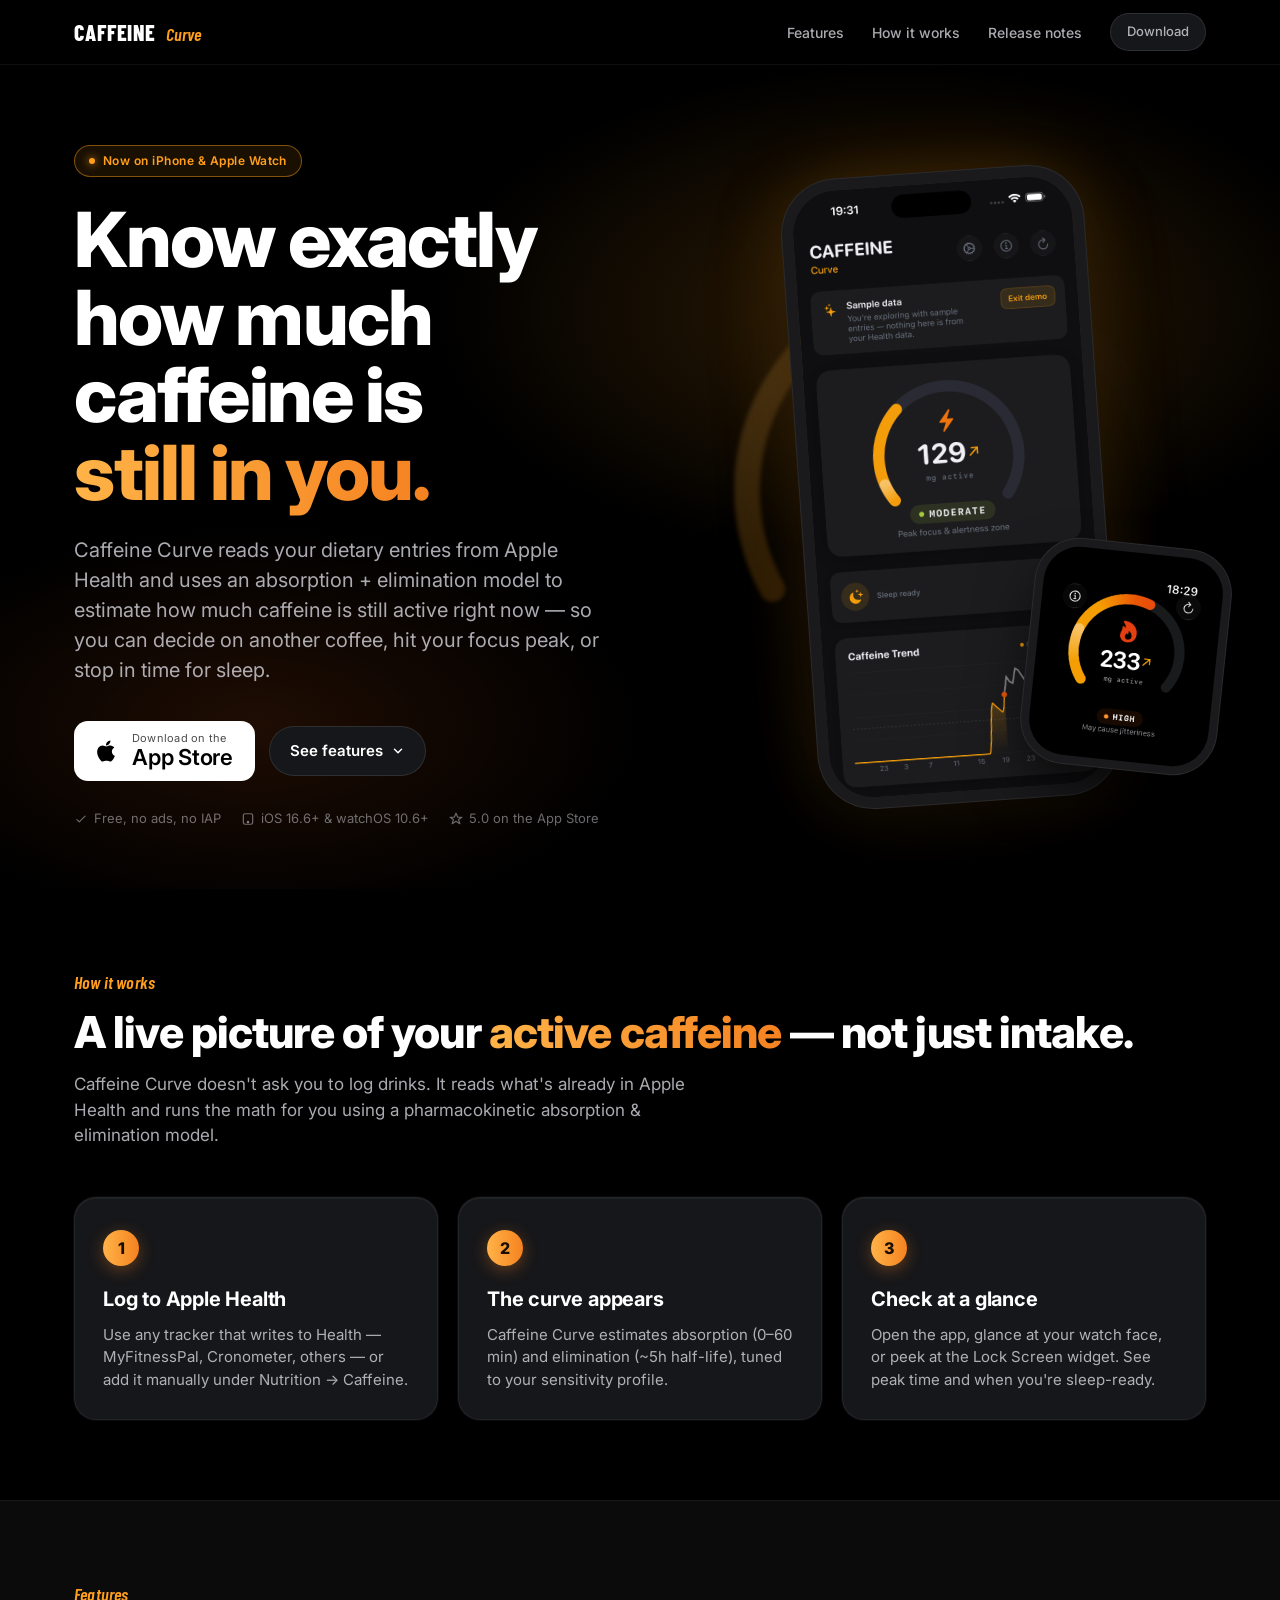
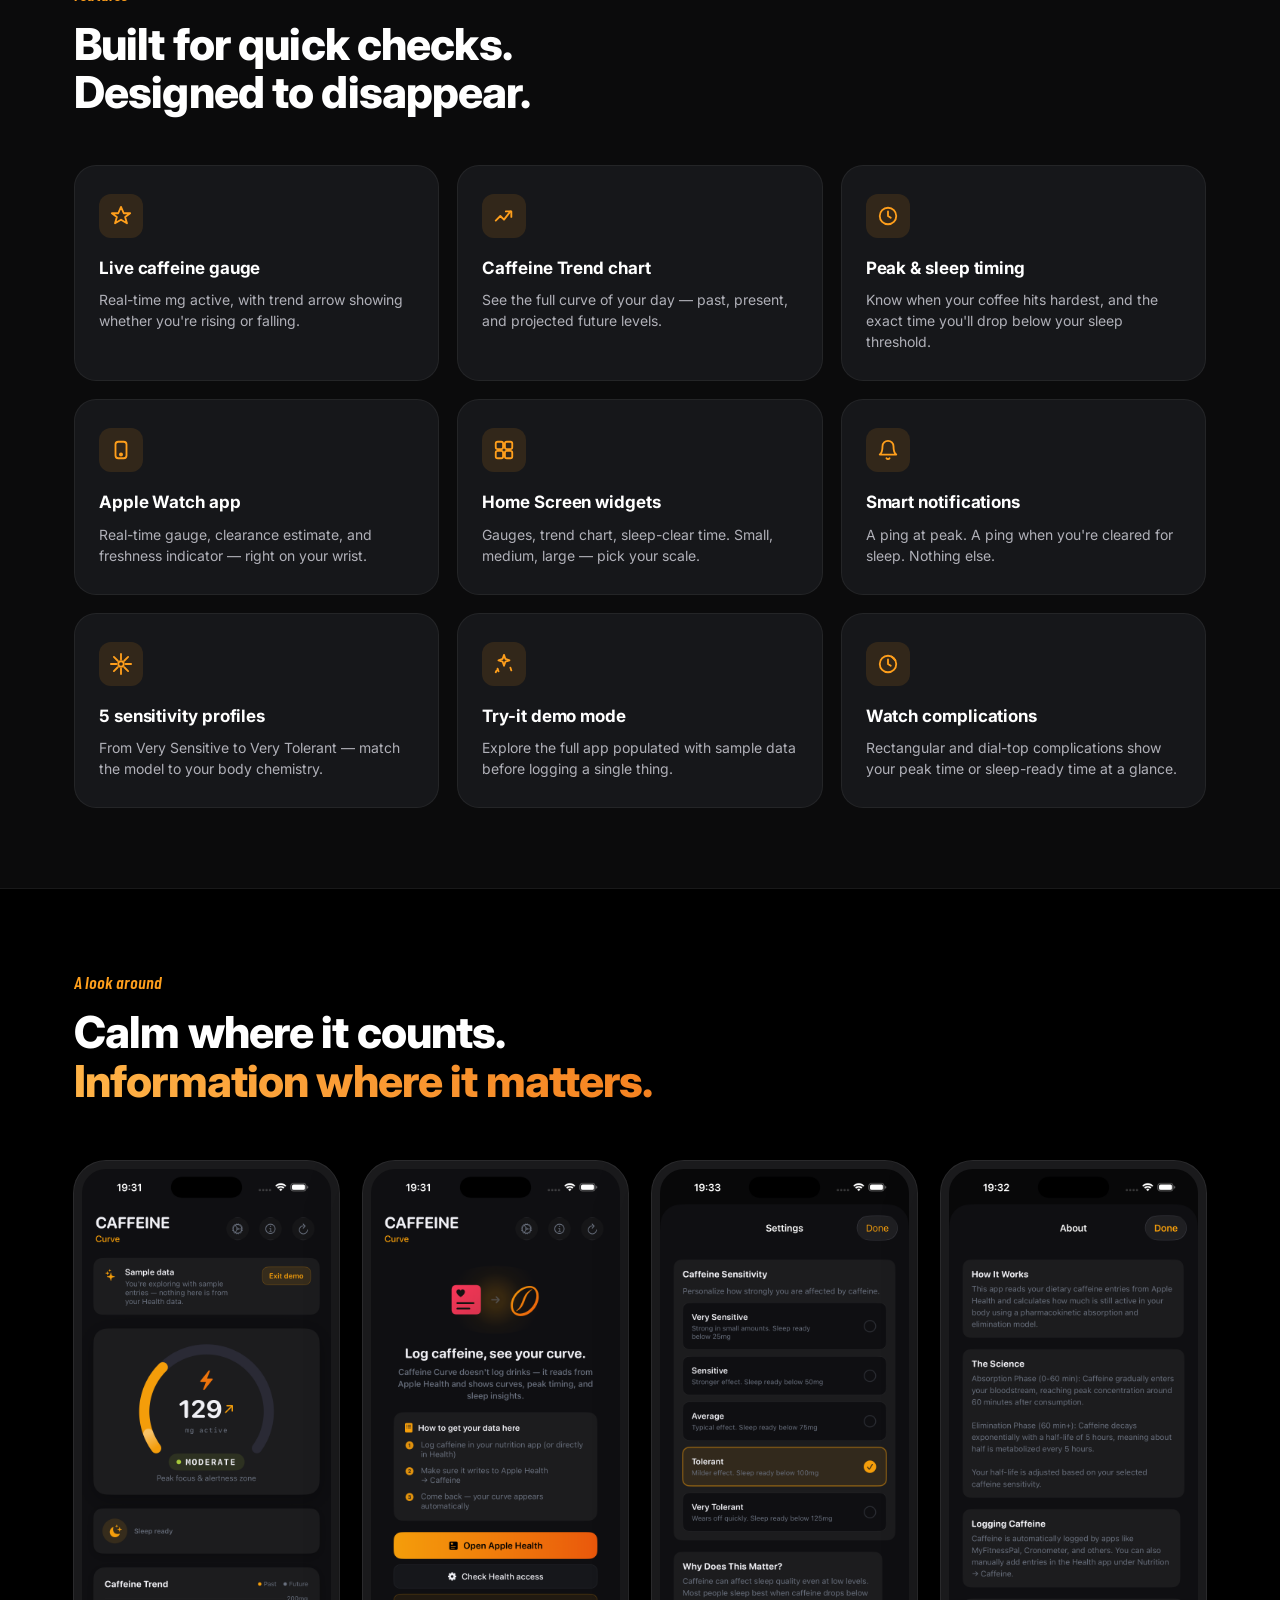
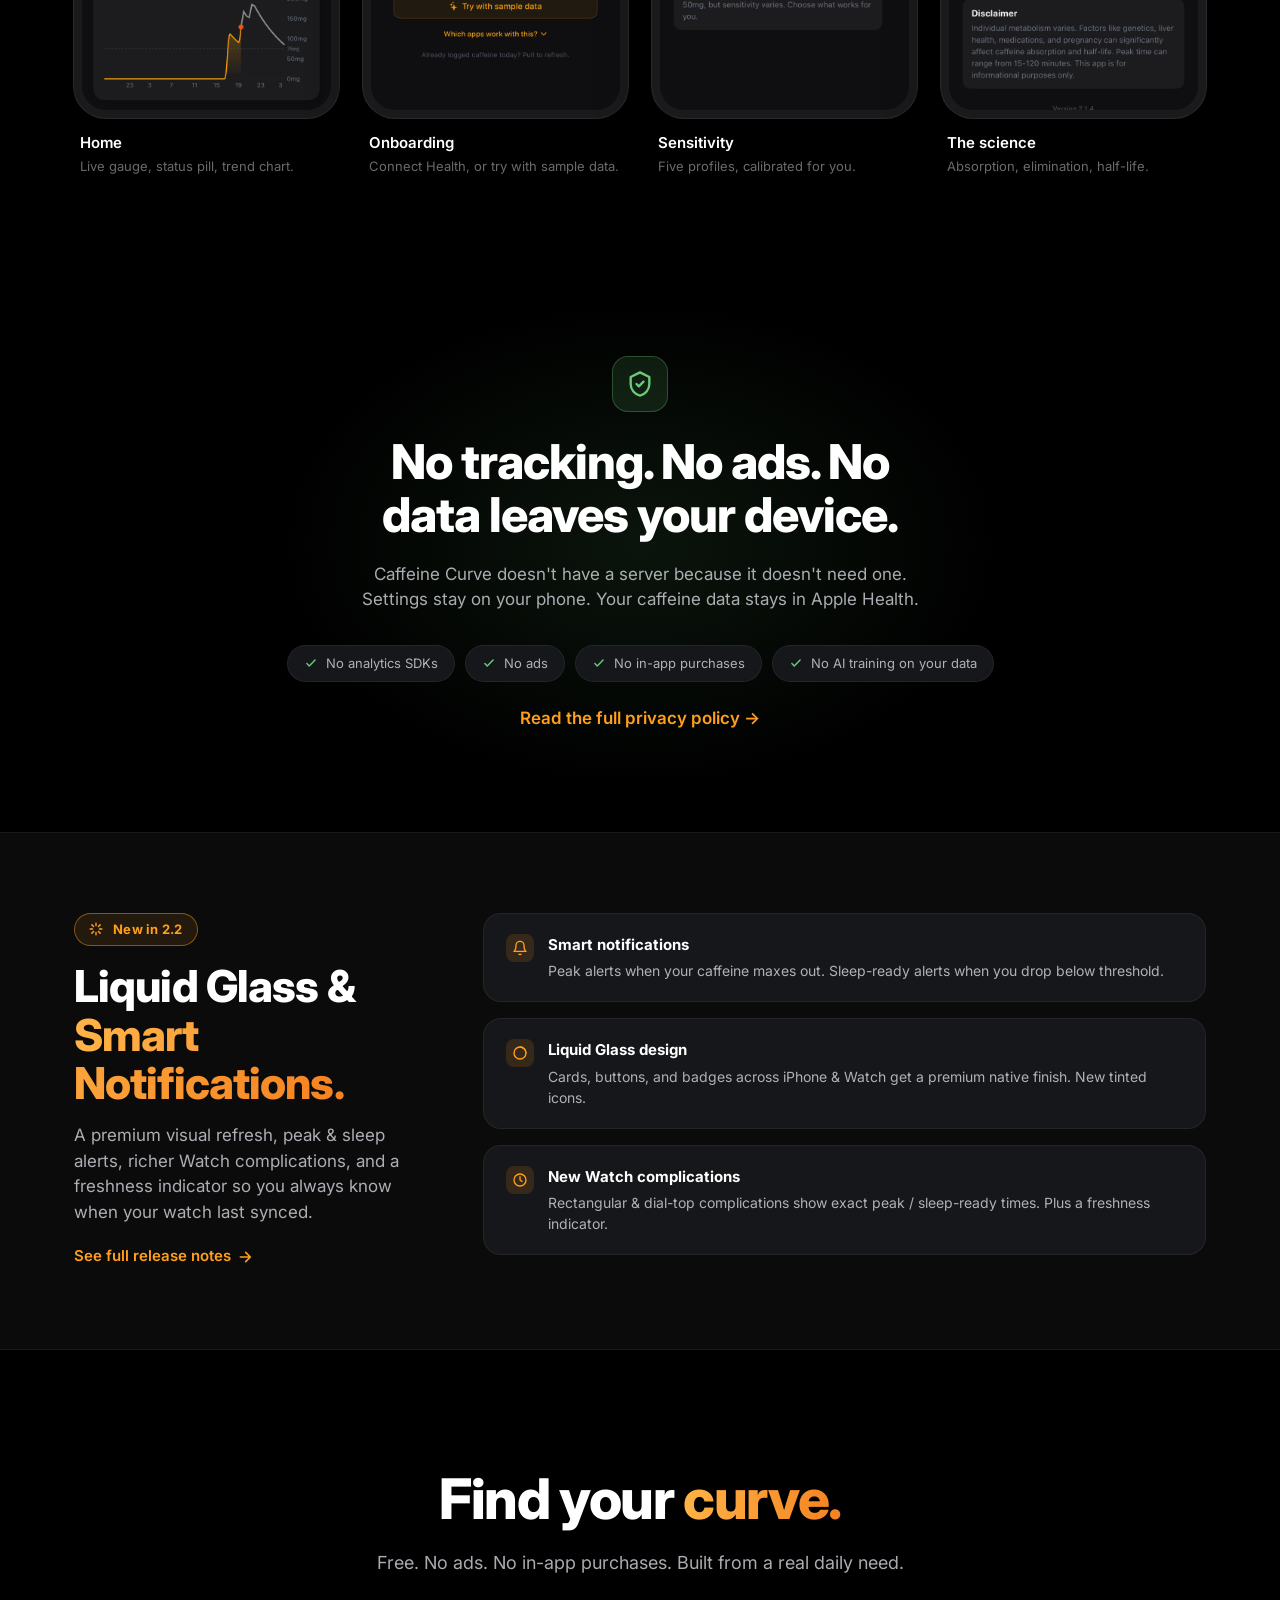
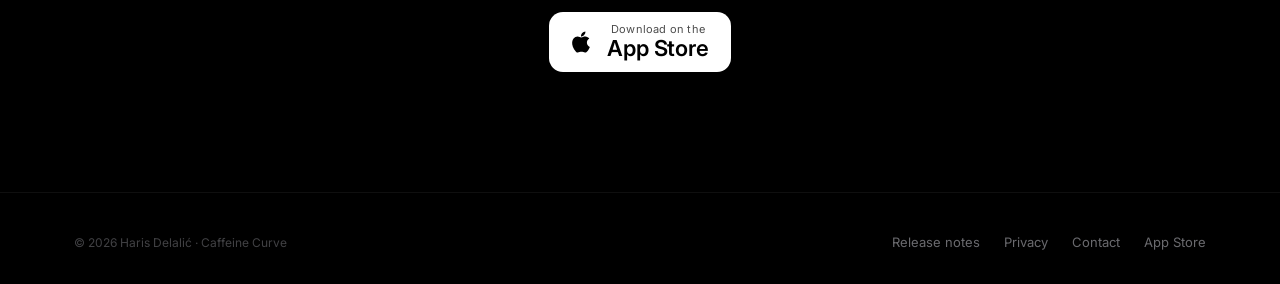
<file: index.html>
<!doctype html>
<html lang="en">
<head>
<meta charset="utf-8" />
<meta name="viewport" content="width=device-width,initial-scale=1" />
<title>Caffeine Curve — A Simpler Caffeine Tracker for iPhone & Apple Watch</title>
<meta name="description" content="See your active caffeine from Apple Health in real time. Track how it changes throughout the day, hit your peak, and know when you're cleared for sleep." />
<meta property="og:title" content="Caffeine Curve" />
<meta property="og:description" content="A simpler caffeine tracker for iPhone & Apple Watch. Reads from Apple Health, shows live curves, peak timing, and sleep-ready alerts." />
<meta property="og:image" content="assets/logo-bean-on-gradient.png" />
<meta name="theme-color" content="#000000" />
<link rel="icon" type="image/png" href="assets/logo-bean-orange.png" />
<link rel="apple-touch-icon" href="assets/logo-bean-on-gradient.png" />
<link rel="stylesheet" href="style.css" />
</head>
<body>

<!-- ============================================================ NAV -->
<nav class="nav">
  <div class="wrap nav__inner">
    <a href="./" class="nav__brand" aria-label="Caffeine Curve">
      <span class="word">CAFFEINE</span>
      <span class="sub">Curve</span>
    </a>
    <div class="nav__links">
      <a href="#features">Features</a>
      <a href="#how">How it works</a>
      <a href="releases.html">Release notes</a>
      <a href="https://apps.apple.com/us/app/caffeine-curve/id6760567892" class="nav__cta btn-ghost" style="padding:8px 16px; font-size:13px;">Download</a>
    </div>
  </div>
</nav>

<!-- ============================================================ HERO -->
<header class="hero">
  <div class="hero__bg" aria-hidden="true"></div>
  <div class="wrap hero__inner">

    <div class="hero__copy">
      <div class="hero__eyebrow">
        <span class="dot"></span>
        Now on iPhone &amp; Apple Watch
      </div>
      <h1>Know exactly how much caffeine is <span class="accent">still in you.</span></h1>
      <p class="hero__lede">
        Caffeine Curve reads your dietary entries from Apple Health and uses an absorption + elimination model
        to estimate how much caffeine is still active right now — so you can decide on another coffee, hit your
        focus peak, or stop in time for sleep.
      </p>

      <div class="hero__cta-row">
        <a class="appstore-badge" href="https://apps.apple.com/us/app/caffeine-curve/id6760567892" aria-label="Download on the App Store">
          <svg viewBox="0 0 24 24" fill="currentColor" aria-hidden="true"><path d="M17.05 20.28c-.98.95-2.05.8-3.08.35-1.09-.46-2.09-.48-3.24 0-1.44.62-2.2.44-3.06-.35C2.79 15.25 3.51 7.59 9.05 7.31c1.35.07 2.29.74 3.08.8 1.18-.24 2.31-.93 3.57-.84 1.51.12 2.65.72 3.4 1.8-3.12 1.87-2.38 5.98.48 7.13-.57 1.5-1.31 2.99-2.54 4.08zM12.03 7.25c-.15-2.23 1.66-4.07 3.74-4.25.29 2.58-2.34 4.5-3.74 4.25z"/></svg>
          <div>
            <div class="small">Download on the</div>
            <div class="big">App Store</div>
          </div>
        </a>
        <a class="btn-ghost" href="#features">
          See features
          <svg width="14" height="14" viewBox="0 0 24 24" fill="none" stroke="currentColor" stroke-width="2.5" stroke-linecap="round" stroke-linejoin="round" aria-hidden="true"><path d="M6 9l6 6 6-6"/></svg>
        </a>
      </div>

      <div class="hero__meta">
        <span><svg viewBox="0 0 24 24" fill="none" stroke="currentColor" stroke-width="2" stroke-linecap="round" stroke-linejoin="round"><path d="M5 13l4 4L19 7"/></svg>Free, no ads, no IAP</span>
        <span><svg viewBox="0 0 24 24" fill="none" stroke="currentColor" stroke-width="2" stroke-linecap="round" stroke-linejoin="round"><rect x="4" y="3" width="16" height="18" rx="3"/><circle cx="12" cy="17" r="1.2" fill="currentColor"/></svg>iOS 16.6+ &amp; watchOS 10.6+</span>
        <span><svg viewBox="0 0 24 24" fill="none" stroke="currentColor" stroke-width="2" stroke-linecap="round" stroke-linejoin="round"><path d="M12 2l3 7h7l-5.5 4 2 7L12 16l-6.5 4 2-7L2 9h7z"/></svg>5.0 on the App Store</span>
      </div>
    </div>

    <div class="hero__visual" aria-hidden="true">
      <!-- Animated background gauge -->
      <svg class="hero__gauge-bg" viewBox="0 0 400 400" style="position:absolute; width:520px; height:520px; opacity:0.18; filter:blur(2px);">
        <defs>
          <linearGradient id="gaugeGradHero" x1="0" y1="0" x2="1" y2="1">
            <stop offset="0%" stop-color="#FFC56B"/>
            <stop offset="50%" stop-color="#FF9F1C"/>
            <stop offset="100%" stop-color="#E0691A"/>
          </linearGradient>
        </defs>
        <path d="M 60 280 A 160 160 0 1 1 340 280" fill="none" stroke="rgba(255,255,255,0.04)" stroke-width="20" stroke-linecap="round"/>
        <path d="M 60 280 A 160 160 0 1 1 340 280" fill="none" stroke="url(#gaugeGradHero)" stroke-width="20" stroke-linecap="round"
              stroke-dasharray="700" stroke-dashoffset="700">
          <animate attributeName="stroke-dashoffset" from="700" to="280" dur="2.4s" begin="0.3s" fill="freeze" calcMode="spline" keySplines="0.32 0.72 0 1" keyTimes="0;1" values="700;280"/>
        </path>
      </svg>

      <div class="hero__phone">
        <img src="assets/screen-home.png" alt="Caffeine Curve home screen showing 129 mg active caffeine in the moderate zone" />
      </div>
      <div class="hero__watch">
        <img src="assets/screen-watch.png" alt="Caffeine Curve on Apple Watch showing 233 mg active in the high zone" />
      </div>
    </div>

  </div>
</header>

<!-- ============================================================ HOW IT WORKS -->
<section id="how">
  <div class="wrap">
    <div class="reveal">
      <span class="section-eyebrow">How it works</span>
      <h2 class="section-title">A live picture of your <span class="accent">active caffeine</span> — not just intake.</h2>
      <p class="section-lede">
        Caffeine Curve doesn't ask you to log drinks. It reads what's already in Apple Health and runs the math
        for you using a pharmacokinetic absorption &amp; elimination model.
      </p>
    </div>

    <div class="how__grid">
      <div class="how__card reveal">
        <span class="step">1</span>
        <h3>Log to Apple Health</h3>
        <p>Use any tracker that writes to Health — MyFitnessPal, Cronometer, others — or add it manually under Nutrition → Caffeine.</p>
      </div>
      <div class="how__card reveal" style="transition-delay:80ms;">
        <span class="step">2</span>
        <h3>The curve appears</h3>
        <p>Caffeine Curve estimates absorption (0–60 min) and elimination (~5h half-life), tuned to your sensitivity profile.</p>
      </div>
      <div class="how__card reveal" style="transition-delay:160ms;">
        <span class="step">3</span>
        <h3>Check at a glance</h3>
        <p>Open the app, glance at your watch face, or peek at the Lock Screen widget. See peak time and when you're sleep-ready.</p>
      </div>
    </div>
  </div>
</section>

<!-- ============================================================ FEATURES -->
<section id="features" class="features">
  <div class="wrap">
    <div class="reveal">
      <span class="section-eyebrow">Features</span>
      <h2 class="section-title">Built for quick checks. <br/>Designed to disappear.</h2>
    </div>

    <div class="features__grid">

      <div class="feature reveal">
        <div class="feature__icon">
          <svg viewBox="0 0 24 24" fill="none" stroke="currentColor" stroke-width="2" stroke-linecap="round" stroke-linejoin="round"><path d="M12 2l3 7h7l-5.5 4 2 7L12 16l-6.5 4 2-7L2 9h7z"/></svg>
        </div>
        <h3>Live caffeine gauge</h3>
        <p>Real-time mg active, with trend arrow showing whether you're rising or falling.</p>
      </div>

      <div class="feature reveal" style="transition-delay:60ms;">
        <div class="feature__icon">
          <svg viewBox="0 0 24 24" fill="none" stroke="currentColor" stroke-width="2" stroke-linecap="round" stroke-linejoin="round"><path d="M3 17l5-5 4 4 7-9"/><path d="M14 7h6v6"/></svg>
        </div>
        <h3>Caffeine Trend chart</h3>
        <p>See the full curve of your day — past, present, and projected future levels.</p>
      </div>

      <div class="feature reveal" style="transition-delay:120ms;">
        <div class="feature__icon">
          <svg viewBox="0 0 24 24" fill="none" stroke="currentColor" stroke-width="2" stroke-linecap="round" stroke-linejoin="round"><circle cx="12" cy="12" r="9"/><path d="M12 7v5l3 2"/></svg>
        </div>
        <h3>Peak &amp; sleep timing</h3>
        <p>Know when your coffee hits hardest, and the exact time you'll drop below your sleep threshold.</p>
      </div>

      <div class="feature reveal">
        <div class="feature__icon">
          <svg viewBox="0 0 24 24" fill="none" stroke="currentColor" stroke-width="2" stroke-linecap="round" stroke-linejoin="round"><rect x="6" y="3" width="12" height="18" rx="3"/><circle cx="12" cy="17" r="1.2" fill="currentColor"/></svg>
        </div>
        <h3>Apple Watch app</h3>
        <p>Real-time gauge, clearance estimate, and freshness indicator — right on your wrist.</p>
      </div>

      <div class="feature reveal" style="transition-delay:60ms;">
        <div class="feature__icon">
          <svg viewBox="0 0 24 24" fill="none" stroke="currentColor" stroke-width="2" stroke-linecap="round" stroke-linejoin="round"><rect x="3" y="3" width="8" height="8" rx="2"/><rect x="13" y="3" width="8" height="8" rx="2"/><rect x="3" y="13" width="8" height="8" rx="2"/><rect x="13" y="13" width="8" height="8" rx="2"/></svg>
        </div>
        <h3>Home Screen widgets</h3>
        <p>Gauges, trend chart, sleep-clear time. Small, medium, large — pick your scale.</p>
      </div>

      <div class="feature reveal" style="transition-delay:120ms;">
        <div class="feature__icon">
          <svg viewBox="0 0 24 24" fill="none" stroke="currentColor" stroke-width="2" stroke-linecap="round" stroke-linejoin="round"><path d="M18 8a6 6 0 1 0-12 0c0 7-3 9-3 9h18s-3-2-3-9"/><path d="M13.7 21a2 2 0 0 1-3.4 0"/></svg>
        </div>
        <h3>Smart notifications</h3>
        <p>A ping at peak. A ping when you're cleared for sleep. Nothing else.</p>
      </div>

      <div class="feature reveal">
        <div class="feature__icon">
          <svg viewBox="0 0 24 24" fill="none" stroke="currentColor" stroke-width="2" stroke-linecap="round" stroke-linejoin="round"><circle cx="12" cy="12" r="3"/><path d="M12 1v6M12 17v6M4.22 4.22l4.24 4.24M15.54 15.54l4.24 4.24M1 12h6M17 12h6M4.22 19.78l4.24-4.24M15.54 8.46l4.24-4.24"/></svg>
        </div>
        <h3>5 sensitivity profiles</h3>
        <p>From Very Sensitive to Very Tolerant — match the model to your body chemistry.</p>
      </div>

      <div class="feature reveal" style="transition-delay:60ms;">
        <div class="feature__icon">
          <svg viewBox="0 0 24 24" fill="none" stroke="currentColor" stroke-width="2" stroke-linecap="round" stroke-linejoin="round"><path d="M12 2l1.5 4.5L18 8l-4.5 1.5L12 14l-1.5-4.5L6 8l4.5-1.5z"/><path d="M5 17l1 3M19 16l1 3M3 21l1-2"/></svg>
        </div>
        <h3>Try-it demo mode</h3>
        <p>Explore the full app populated with sample data before logging a single thing.</p>
      </div>

      <div class="feature reveal" style="transition-delay:120ms;">
        <div class="feature__icon">
          <svg viewBox="0 0 24 24" fill="none" stroke="currentColor" stroke-width="2" stroke-linecap="round" stroke-linejoin="round"><circle cx="12" cy="12" r="9"/><path d="M12 7v5l3 2"/><path d="M16 4l4 4"/></svg>
        </div>
        <h3>Watch complications</h3>
        <p>Rectangular and dial-top complications show your peak time or sleep-ready time at a glance.</p>
      </div>

    </div>
  </div>
</section>

<!-- ============================================================ SHOWCASE (screens) -->
<section>
  <div class="wrap">
    <div class="reveal">
      <span class="section-eyebrow">A look around</span>
      <h2 class="section-title">Calm where it counts. <br/><span class="accent">Information where it matters.</span></h2>
    </div>

    <div class="showcase__row">
      <div class="showcase__card reveal">
        <div class="showcase__phone"><img src="assets/screen-home.png" alt="Home screen with active caffeine gauge"/></div>
        <div class="showcase__label"><strong>Home</strong>Live gauge, status pill, trend chart.</div>
      </div>
      <div class="showcase__card reveal" style="transition-delay:60ms;">
        <div class="showcase__phone"><img src="assets/screen-empty-state.png" alt="Empty state explaining how to log caffeine"/></div>
        <div class="showcase__label"><strong>Onboarding</strong>Connect Health, or try with sample data.</div>
      </div>
      <div class="showcase__card reveal" style="transition-delay:120ms;">
        <div class="showcase__phone"><img src="assets/screen-settings.png" alt="Settings screen with sensitivity profiles"/></div>
        <div class="showcase__label"><strong>Sensitivity</strong>Five profiles, calibrated for you.</div>
      </div>
      <div class="showcase__card reveal" style="transition-delay:180ms;">
        <div class="showcase__phone"><img src="assets/screen-about.png" alt="About screen explaining the science"/></div>
        <div class="showcase__label"><strong>The science</strong>Absorption, elimination, half-life.</div>
      </div>
    </div>
  </div>
</section>

<!-- ============================================================ PRIVACY -->
<section class="privacy-callout">
  <div class="wrap">
    <div class="reveal">
      <div class="privacy-callout__shield" aria-hidden="true">
        <svg viewBox="0 0 24 24" fill="none" stroke="currentColor" stroke-width="2" stroke-linecap="round" stroke-linejoin="round"><path d="M12 2l8 4v6c0 5-3.5 9-8 10-4.5-1-8-5-8-10V6z"/><path d="M9 12l2 2 4-4"/></svg>
      </div>
      <h2>No tracking. No ads. No data leaves your device.</h2>
      <p>
        Caffeine Curve doesn't have a server because it doesn't need one. Settings stay on your phone.
        Your caffeine data stays in Apple Health.
      </p>
      <div class="privacy-callout__chips">
        <span><svg viewBox="0 0 24 24" fill="none" stroke="currentColor" stroke-width="2.5" stroke-linecap="round" stroke-linejoin="round"><path d="M5 13l4 4L19 7"/></svg> No analytics SDKs</span>
        <span><svg viewBox="0 0 24 24" fill="none" stroke="currentColor" stroke-width="2.5" stroke-linecap="round" stroke-linejoin="round"><path d="M5 13l4 4L19 7"/></svg> No ads</span>
        <span><svg viewBox="0 0 24 24" fill="none" stroke="currentColor" stroke-width="2.5" stroke-linecap="round" stroke-linejoin="round"><path d="M5 13l4 4L19 7"/></svg> No in-app purchases</span>
        <span><svg viewBox="0 0 24 24" fill="none" stroke="currentColor" stroke-width="2.5" stroke-linecap="round" stroke-linejoin="round"><path d="M5 13l4 4L19 7"/></svg> No AI training on your data</span>
      </div>
      <p style="margin-top:24px;">
        <a href="privacy.html" style="color:var(--cc-brand); font-weight:600;">Read the full privacy policy →</a>
      </p>
    </div>
  </div>
</section>

<!-- ============================================================ WHAT'S NEW -->
<section class="whatsnew">
  <div class="wrap whatsnew__inner">
    <div class="reveal">
      <div class="whatsnew__version">
        <svg width="14" height="14" viewBox="0 0 24 24" fill="none" stroke="currentColor" stroke-width="2.5" stroke-linecap="round" stroke-linejoin="round"><path d="M12 2v4M12 18v4M4.93 4.93l2.83 2.83M16.24 16.24l2.83 2.83M2 12h4M18 12h4M4.93 19.07l2.83-2.83M16.24 7.76l2.83-2.83"/></svg>
        New in 2.2
      </div>
      <h2 class="section-title">Liquid Glass &amp; <br/><span class="accent">Smart Notifications.</span></h2>
      <p class="section-lede">A premium visual refresh, peak &amp; sleep alerts, richer Watch complications, and a freshness indicator so you always know when your watch last synced.</p>
      <a href="releases.html" class="whatsnew__link">
        See full release notes
        <svg width="16" height="16" viewBox="0 0 24 24" fill="none" stroke="currentColor" stroke-width="2.5" stroke-linecap="round" stroke-linejoin="round"><path d="M5 12h14M13 5l7 7-7 7"/></svg>
      </a>
    </div>

    <div class="whatsnew__items">
      <div class="whatsnew__item reveal">
        <div class="icon">
          <svg viewBox="0 0 24 24" fill="none" stroke="currentColor" stroke-width="2" stroke-linecap="round" stroke-linejoin="round"><path d="M18 8a6 6 0 1 0-12 0c0 7-3 9-3 9h18s-3-2-3-9"/><path d="M13.7 21a2 2 0 0 1-3.4 0"/></svg>
        </div>
        <div>
          <h4>Smart notifications</h4>
          <p>Peak alerts when your caffeine maxes out. Sleep-ready alerts when you drop below threshold.</p>
        </div>
      </div>
      <div class="whatsnew__item reveal" style="transition-delay:60ms;">
        <div class="icon">
          <svg viewBox="0 0 24 24" fill="none" stroke="currentColor" stroke-width="2" stroke-linecap="round" stroke-linejoin="round"><circle cx="12" cy="12" r="9"/><path d="M12 3a9 9 0 0 1 9 9"/></svg>
        </div>
        <div>
          <h4>Liquid Glass design</h4>
          <p>Cards, buttons, and badges across iPhone &amp; Watch get a premium native finish. New tinted icons.</p>
        </div>
      </div>
      <div class="whatsnew__item reveal" style="transition-delay:120ms;">
        <div class="icon">
          <svg viewBox="0 0 24 24" fill="none" stroke="currentColor" stroke-width="2" stroke-linecap="round" stroke-linejoin="round"><circle cx="12" cy="12" r="9"/><path d="M12 7v5l3 2"/></svg>
        </div>
        <div>
          <h4>New Watch complications</h4>
          <p>Rectangular &amp; dial-top complications show exact peak / sleep-ready times. Plus a freshness indicator.</p>
        </div>
      </div>
    </div>
  </div>
</section>

<!-- ============================================================ FINAL CTA -->
<section class="cta-final">
  <div class="wrap">
    <div class="reveal">
      <h2>Find your <span class="accent">curve.</span></h2>
      <p>Free. No ads. No in-app purchases. Built from a real daily need.</p>
      <div class="row">
        <a class="appstore-badge" href="https://apps.apple.com/us/app/caffeine-curve/id6760567892" aria-label="Download on the App Store">
          <svg viewBox="0 0 24 24" fill="currentColor" aria-hidden="true"><path d="M17.05 20.28c-.98.95-2.05.8-3.08.35-1.09-.46-2.09-.48-3.24 0-1.44.62-2.2.44-3.06-.35C2.79 15.25 3.51 7.59 9.05 7.31c1.35.07 2.29.74 3.08.8 1.18-.24 2.31-.93 3.57-.84 1.51.12 2.65.72 3.4 1.8-3.12 1.87-2.38 5.98.48 7.13-.57 1.5-1.31 2.99-2.54 4.08zM12.03 7.25c-.15-2.23 1.66-4.07 3.74-4.25.29 2.58-2.34 4.5-3.74 4.25z"/></svg>
          <div>
            <div class="small">Download on the</div>
            <div class="big">App Store</div>
          </div>
        </a>
      </div>
    </div>
  </div>
</section>

<!-- ============================================================ FOOTER -->
<footer>
  <div class="wrap footer__inner">
    <div class="footer__copy">© <span id="year">2026</span> Haris Delalić · Caffeine Curve</div>
    <div class="footer__links">
      <a href="releases.html">Release notes</a>
      <a href="privacy.html">Privacy</a>
      <a href="mailto:caffeine-curve-privacy@delalic.com">Contact</a>
      <a href="https://apps.apple.com/us/app/caffeine-curve/id6760567892">App Store</a>
    </div>
  </div>
</footer>

<script src="app.js"></script>
</body>
</html>
</file>
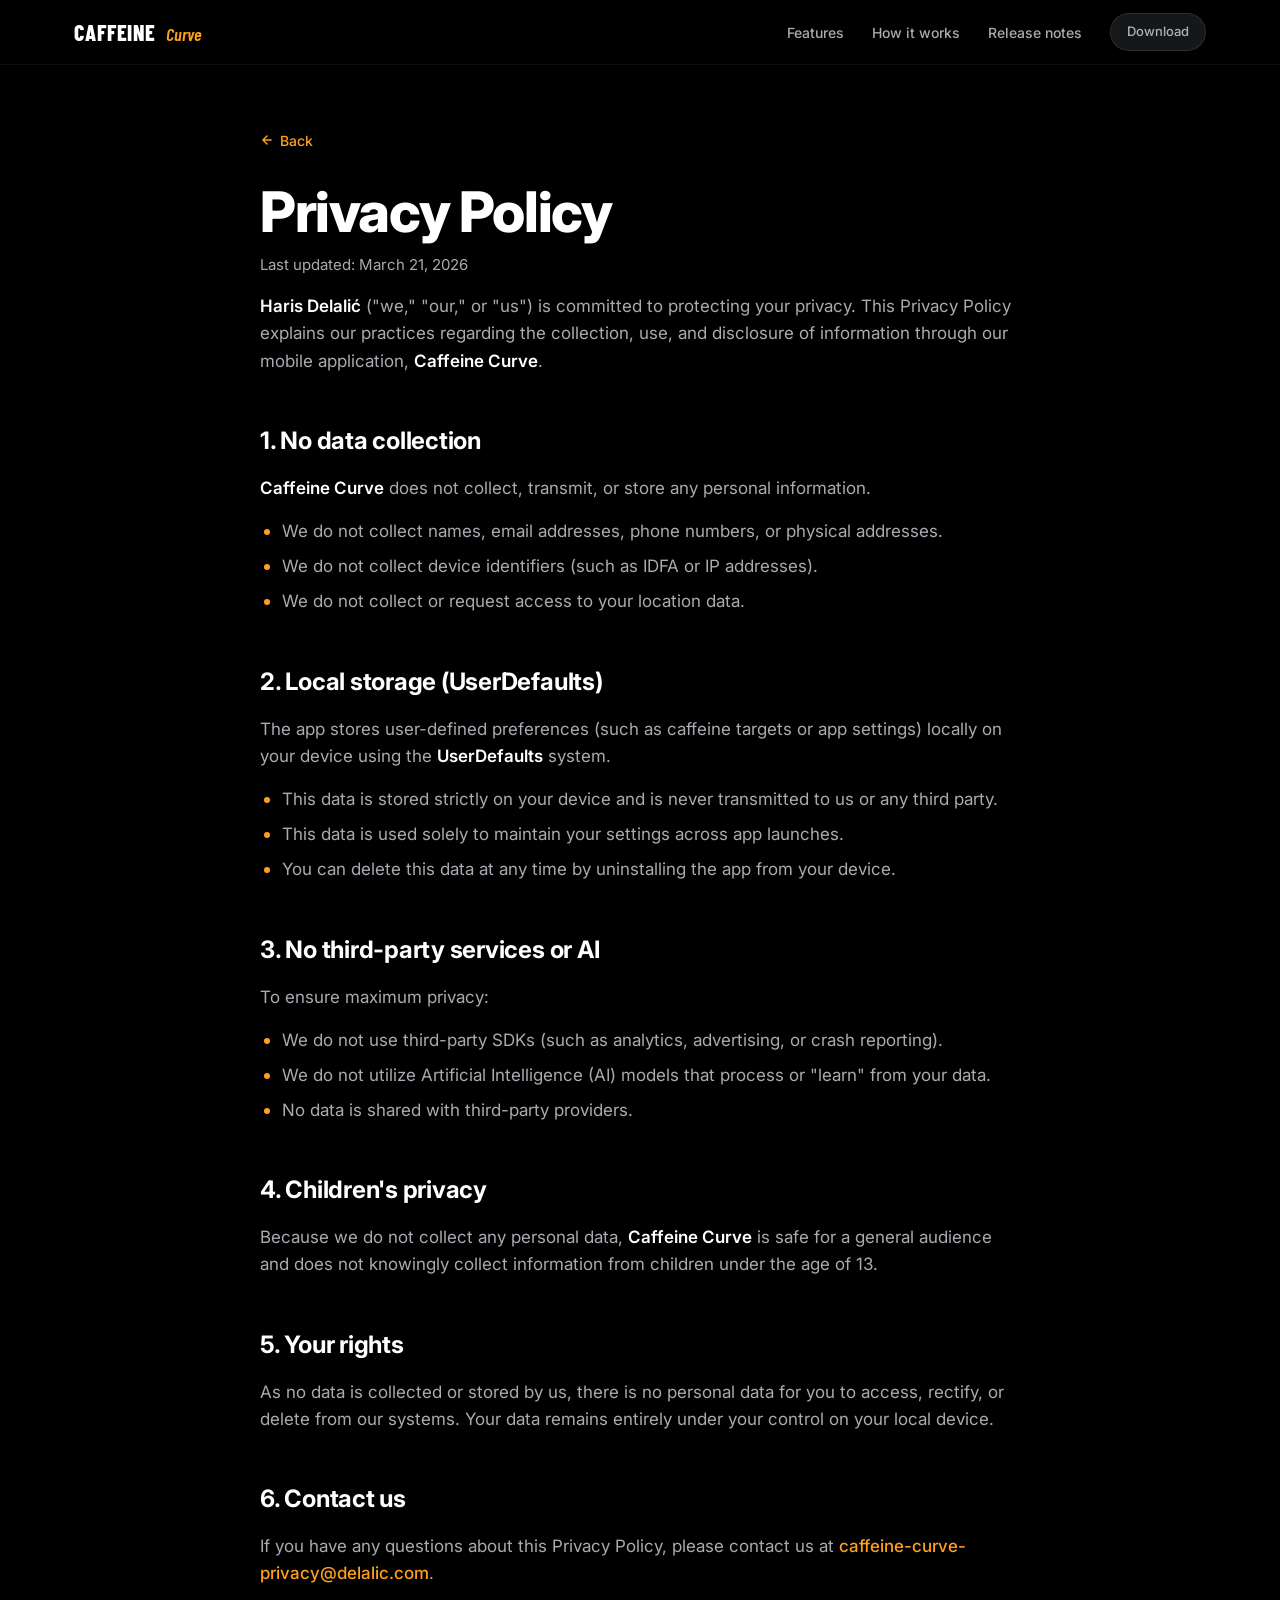
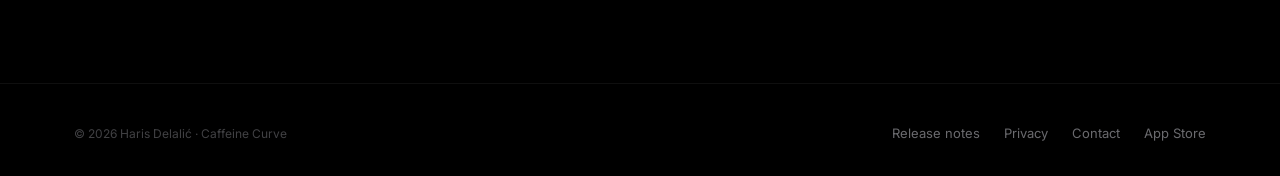
<file: privacy.html>
<!doctype html>
<html lang="en">
<head>
<meta charset="utf-8" />
<meta name="viewport" content="width=device-width,initial-scale=1" />
<title>Privacy Policy — Caffeine Curve</title>
<meta name="description" content="Caffeine Curve does not collect any data. Here's the full privacy policy." />
<link rel="icon" type="image/png" href="assets/logo-bean-orange.png" />
<link rel="stylesheet" href="style.css" />
</head>
<body>

<nav class="nav">
  <div class="wrap nav__inner">
    <a href="./" class="nav__brand">
      <span class="word">CAFFEINE</span>
      <span class="sub">Curve</span>
    </a>
    <div class="nav__links">
      <a href="index.html#features">Features</a>
      <a href="index.html#how">How it works</a>
      <a href="releases.html">Release notes</a>
      <a href="https://apps.apple.com/us/app/caffeine-curve/id6760567892" class="btn-ghost" style="padding:8px 16px; font-size:13px;">Download</a>
    </div>
  </div>
</nav>

<main class="wrap">
<div class="page">
  <a href="index.html" class="page__back">
    <svg width="14" height="14" viewBox="0 0 24 24" fill="none" stroke="currentColor" stroke-width="2.5" stroke-linecap="round" stroke-linejoin="round"><path d="M19 12H5M12 19l-7-7 7-7"/></svg>
    Back
  </a>
  <h1>Privacy Policy</h1>
  <p class="page__sub">Last updated: March 21, 2026</p>

  <p><strong>Haris Delalić</strong> ("we," "our," or "us") is committed to protecting your privacy. This Privacy Policy explains our practices regarding the collection, use, and disclosure of information through our mobile application, <strong>Caffeine Curve</strong>.</p>

  <h2>1. No data collection</h2>
  <p><strong>Caffeine Curve</strong> does not collect, transmit, or store any personal information.</p>
  <ul>
    <li>We do not collect names, email addresses, phone numbers, or physical addresses.</li>
    <li>We do not collect device identifiers (such as IDFA or IP addresses).</li>
    <li>We do not collect or request access to your location data.</li>
  </ul>

  <h2>2. Local storage (UserDefaults)</h2>
  <p>The app stores user-defined preferences (such as caffeine targets or app settings) locally on your device using the <strong>UserDefaults</strong> system.</p>
  <ul>
    <li>This data is stored strictly on your device and is never transmitted to us or any third party.</li>
    <li>This data is used solely to maintain your settings across app launches.</li>
    <li>You can delete this data at any time by uninstalling the app from your device.</li>
  </ul>

  <h2>3. No third-party services or AI</h2>
  <p>To ensure maximum privacy:</p>
  <ul>
    <li>We do not use third-party SDKs (such as analytics, advertising, or crash reporting).</li>
    <li>We do not utilize Artificial Intelligence (AI) models that process or "learn" from your data.</li>
    <li>No data is shared with third-party providers.</li>
  </ul>

  <h2>4. Children's privacy</h2>
  <p>Because we do not collect any personal data, <strong>Caffeine Curve</strong> is safe for a general audience and does not knowingly collect information from children under the age of 13.</p>

  <h2>5. Your rights</h2>
  <p>As no data is collected or stored by us, there is no personal data for you to access, rectify, or delete from our systems. Your data remains entirely under your control on your local device.</p>

  <h2>6. Contact us</h2>
  <p>If you have any questions about this Privacy Policy, please contact us at <a href="mailto:caffeine-curve-privacy@delalic.com">caffeine-curve-privacy@delalic.com</a>.</p>

</div>
</main>

<footer>
  <div class="wrap footer__inner">
    <div class="footer__copy">© <span id="year">2026</span> Haris Delalić · Caffeine Curve</div>
    <div class="footer__links">
      <a href="releases.html">Release notes</a>
      <a href="privacy.html">Privacy</a>
      <a href="mailto:caffeine-curve-privacy@delalic.com">Contact</a>
      <a href="https://apps.apple.com/us/app/caffeine-curve/id6760567892">App Store</a>
    </div>
  </div>
</footer>

<script src="app.js"></script>
</body>
</html>
</file>
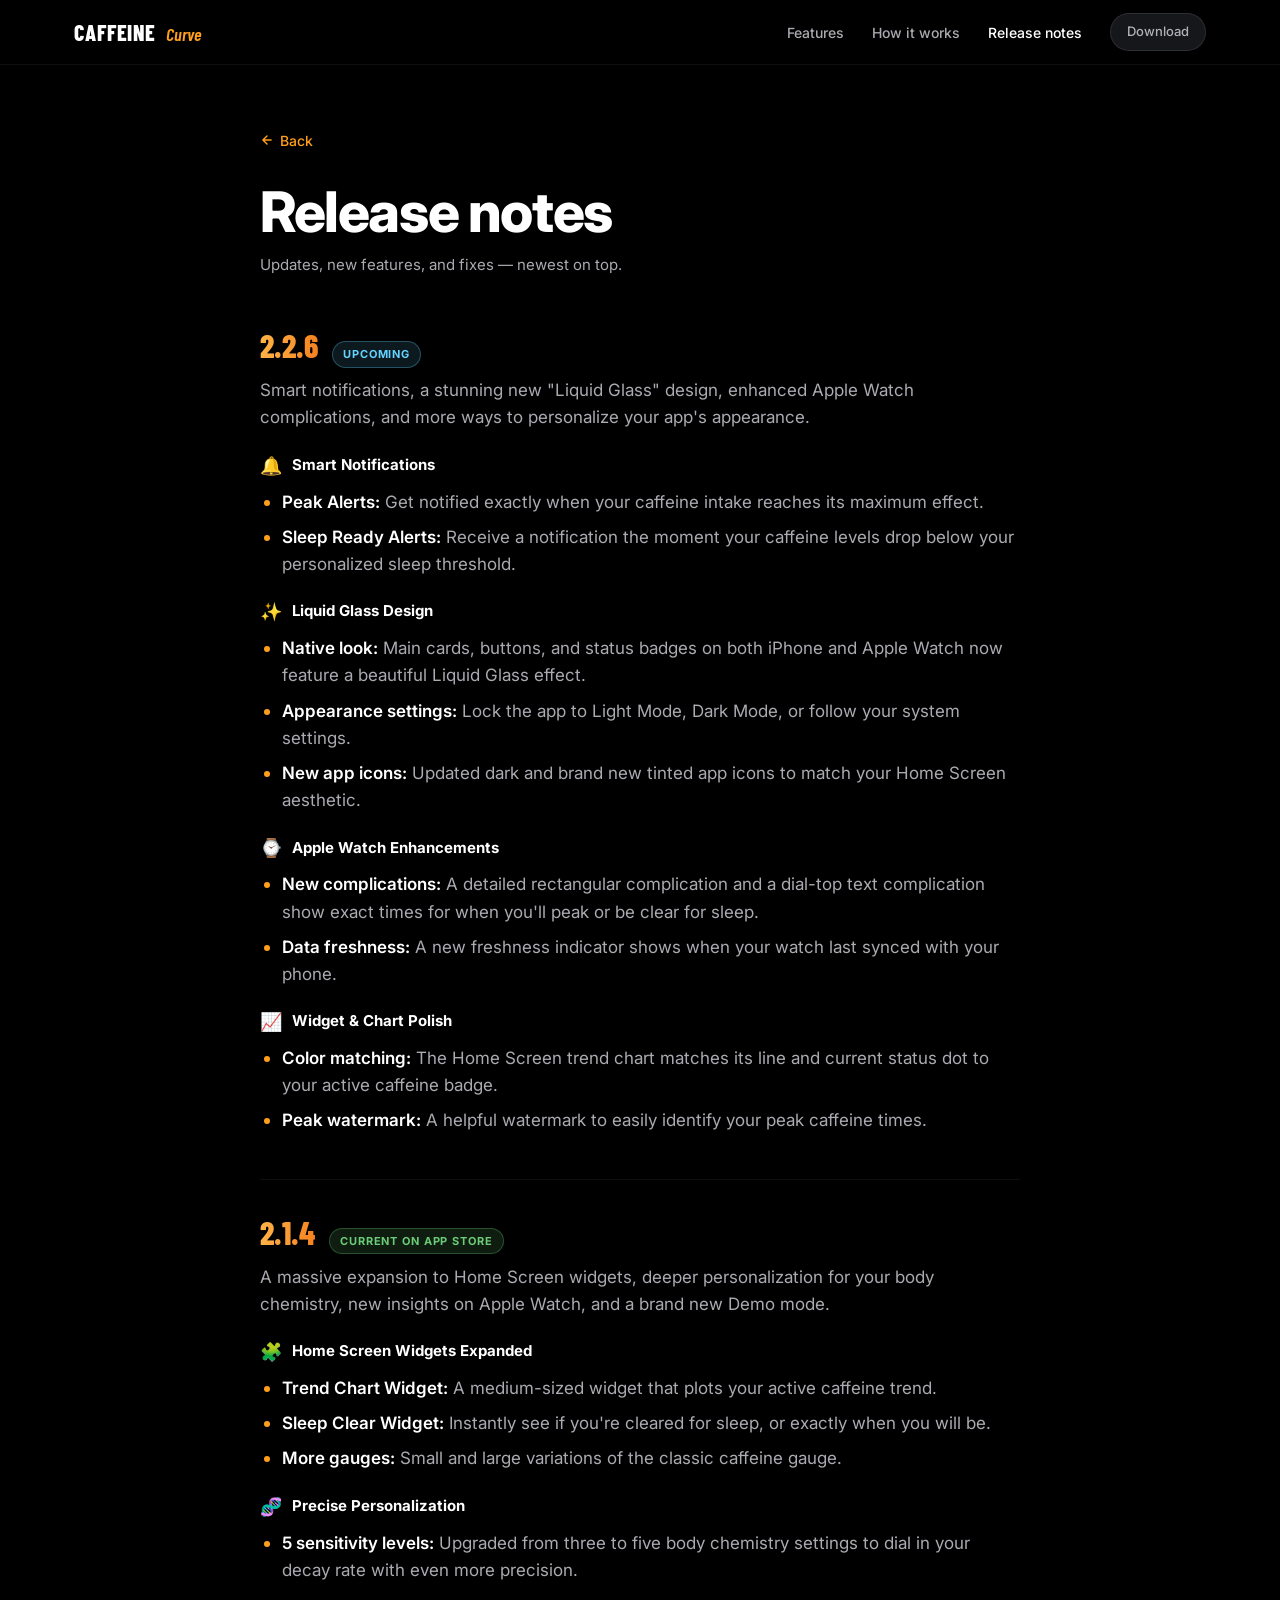
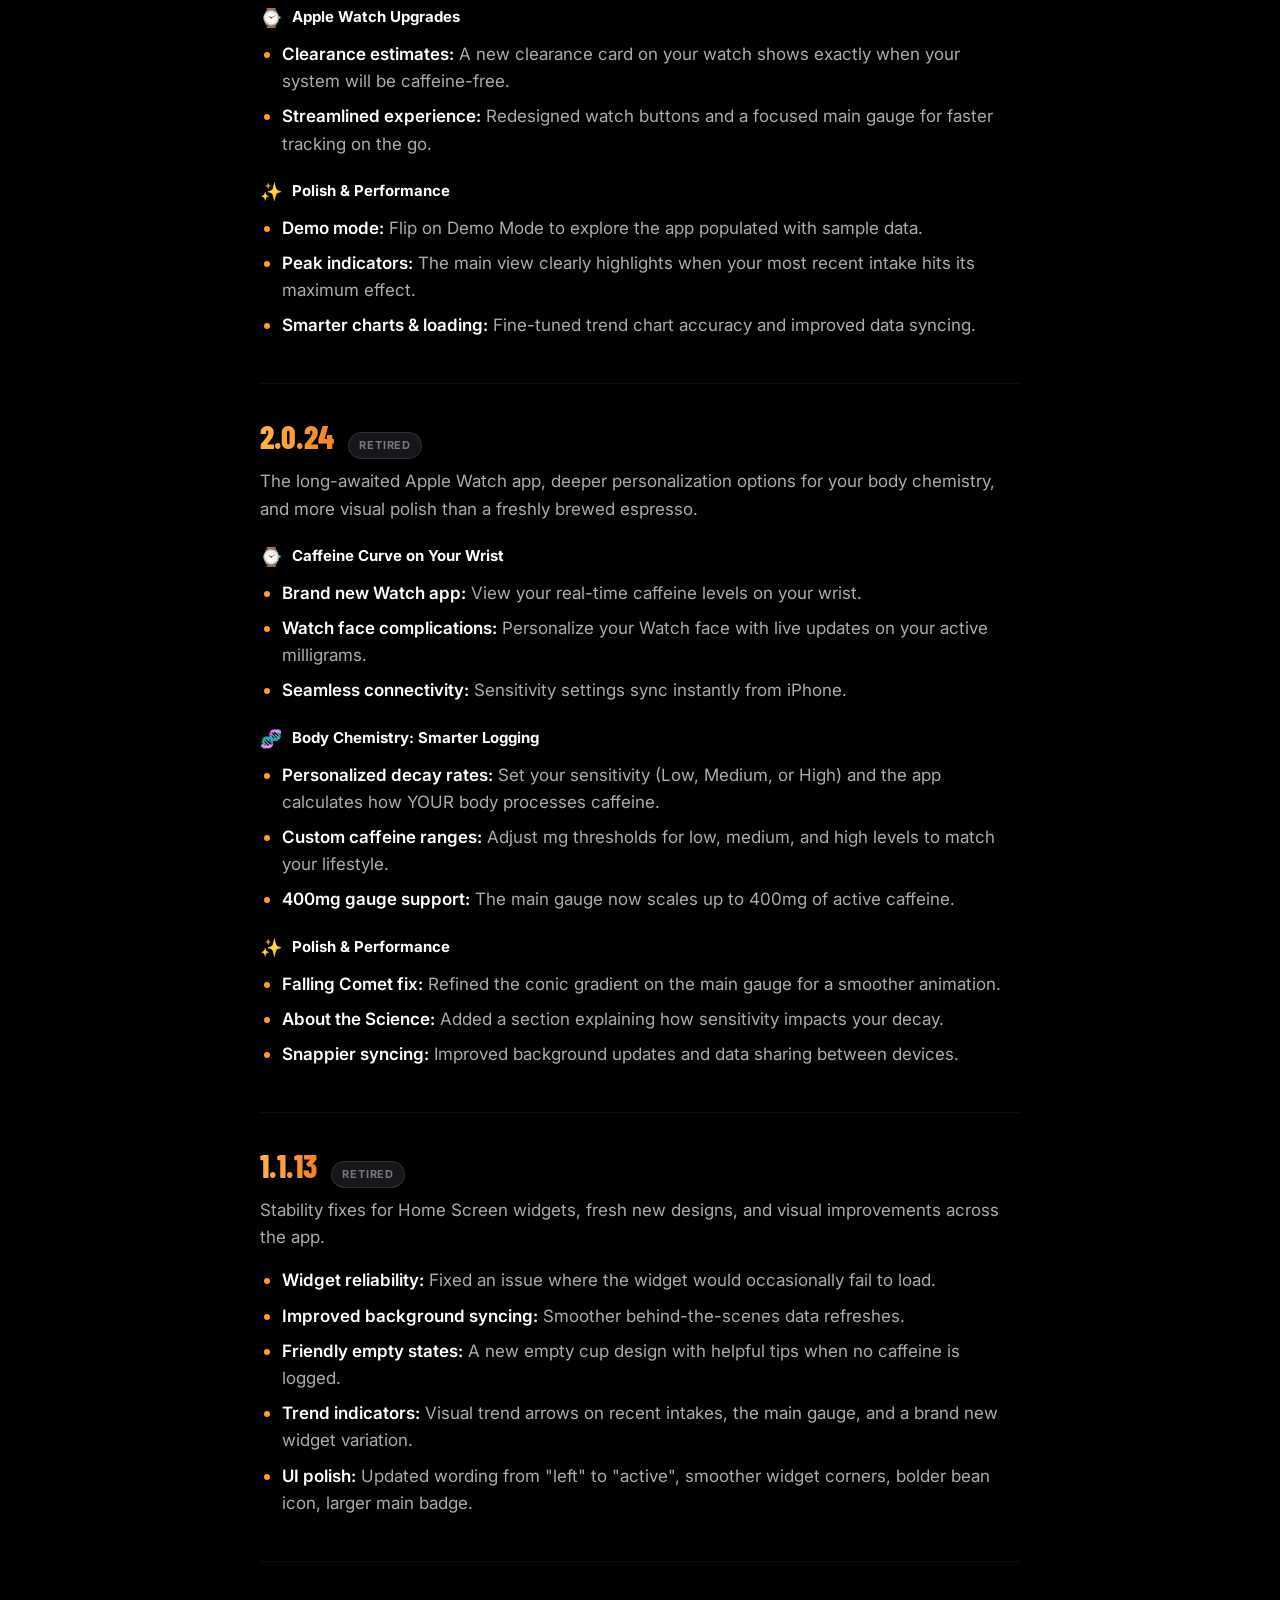
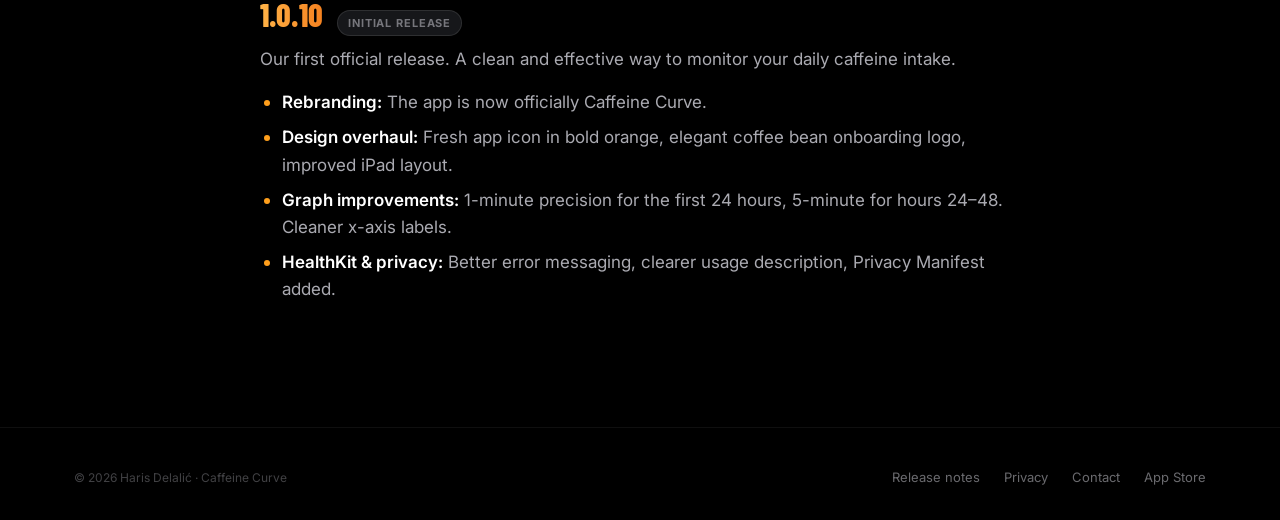
<file: releases.html>
<!doctype html>
<html lang="en">
<head>
<meta charset="utf-8" />
<meta name="viewport" content="width=device-width,initial-scale=1" />
<title>Release Notes — Caffeine Curve</title>
<meta name="description" content="What's new in Caffeine Curve. Updates, features, and fixes." />
<link rel="icon" type="image/png" href="assets/logo-bean-orange.png" />
<link rel="stylesheet" href="style.css" />
</head>
<body>

<nav class="nav">
  <div class="wrap nav__inner">
    <a href="./" class="nav__brand">
      <span class="word">CAFFEINE</span>
      <span class="sub">Curve</span>
    </a>
    <div class="nav__links">
      <a href="index.html#features">Features</a>
      <a href="index.html#how">How it works</a>
      <a href="releases.html" style="color:var(--cc-fg);">Release notes</a>
      <a href="https://apps.apple.com/us/app/caffeine-curve/id6760567892" class="btn-ghost" style="padding:8px 16px; font-size:13px;">Download</a>
    </div>
  </div>
</nav>

<main class="wrap">
<div class="page">
  <a href="index.html" class="page__back">
    <svg width="14" height="14" viewBox="0 0 24 24" fill="none" stroke="currentColor" stroke-width="2.5" stroke-linecap="round" stroke-linejoin="round"><path d="M19 12H5M12 19l-7-7 7-7"/></svg>
    Back
  </a>
  <h1>Release notes</h1>
  <p class="page__sub">Updates, new features, and fixes — newest on top.</p>

  <!-- ===================== 2.2 ===================== -->
  <article class="release reveal">
    <div class="release__head">
      <div class="release__version">2.2.6</div>
      <span class="release__status release__status--upcoming">Upcoming</span>
    </div>
    <p class="release__intro">Smart notifications, a stunning new "Liquid Glass" design, enhanced Apple Watch complications, and more ways to personalize your app's appearance.</p>

    <div class="release__group">
      <h4><span class="em">🔔</span> Smart Notifications</h4>
      <ul>
        <li><strong>Peak Alerts:</strong> Get notified exactly when your caffeine intake reaches its maximum effect.</li>
        <li><strong>Sleep Ready Alerts:</strong> Receive a notification the moment your caffeine levels drop below your personalized sleep threshold.</li>
      </ul>
    </div>
    <div class="release__group">
      <h4><span class="em">✨</span> Liquid Glass Design</h4>
      <ul>
        <li><strong>Native look:</strong> Main cards, buttons, and status badges on both iPhone and Apple Watch now feature a beautiful Liquid Glass effect.</li>
        <li><strong>Appearance settings:</strong> Lock the app to Light Mode, Dark Mode, or follow your system settings.</li>
        <li><strong>New app icons:</strong> Updated dark and brand new tinted app icons to match your Home Screen aesthetic.</li>
      </ul>
    </div>
    <div class="release__group">
      <h4><span class="em">⌚️</span> Apple Watch Enhancements</h4>
      <ul>
        <li><strong>New complications:</strong> A detailed rectangular complication and a dial-top text complication show exact times for when you'll peak or be clear for sleep.</li>
        <li><strong>Data freshness:</strong> A new freshness indicator shows when your watch last synced with your phone.</li>
      </ul>
    </div>
    <div class="release__group">
      <h4><span class="em">📈</span> Widget &amp; Chart Polish</h4>
      <ul>
        <li><strong>Color matching:</strong> The Home Screen trend chart matches its line and current status dot to your active caffeine badge.</li>
        <li><strong>Peak watermark:</strong> A helpful watermark to easily identify your peak caffeine times.</li>
      </ul>
    </div>
  </article>

  <!-- ===================== 2.1 ===================== -->
  <article class="release reveal">
    <div class="release__head">
      <div class="release__version">2.1.4</div>
      <span class="release__status release__status--current">Current on App Store</span>
    </div>
    <p class="release__intro">A massive expansion to Home Screen widgets, deeper personalization for your body chemistry, new insights on Apple Watch, and a brand new Demo mode.</p>

    <div class="release__group">
      <h4><span class="em">🧩</span> Home Screen Widgets Expanded</h4>
      <ul>
        <li><strong>Trend Chart Widget:</strong> A medium-sized widget that plots your active caffeine trend.</li>
        <li><strong>Sleep Clear Widget:</strong> Instantly see if you're cleared for sleep, or exactly when you will be.</li>
        <li><strong>More gauges:</strong> Small and large variations of the classic caffeine gauge.</li>
      </ul>
    </div>
    <div class="release__group">
      <h4><span class="em">🧬</span> Precise Personalization</h4>
      <ul>
        <li><strong>5 sensitivity levels:</strong> Upgraded from three to five body chemistry settings to dial in your decay rate with even more precision.</li>
      </ul>
    </div>
    <div class="release__group">
      <h4><span class="em">⌚️</span> Apple Watch Upgrades</h4>
      <ul>
        <li><strong>Clearance estimates:</strong> A new clearance card on your watch shows exactly when your system will be caffeine-free.</li>
        <li><strong>Streamlined experience:</strong> Redesigned watch buttons and a focused main gauge for faster tracking on the go.</li>
      </ul>
    </div>
    <div class="release__group">
      <h4><span class="em">✨</span> Polish &amp; Performance</h4>
      <ul>
        <li><strong>Demo mode:</strong> Flip on Demo Mode to explore the app populated with sample data.</li>
        <li><strong>Peak indicators:</strong> The main view clearly highlights when your most recent intake hits its maximum effect.</li>
        <li><strong>Smarter charts &amp; loading:</strong> Fine-tuned trend chart accuracy and improved data syncing.</li>
      </ul>
    </div>
  </article>

  <!-- ===================== 2.0 ===================== -->
  <article class="release reveal">
    <div class="release__head">
      <div class="release__version">2.0.24</div>
      <span class="release__status release__status--retired">Retired</span>
    </div>
    <p class="release__intro">The long-awaited Apple Watch app, deeper personalization options for your body chemistry, and more visual polish than a freshly brewed espresso.</p>

    <div class="release__group">
      <h4><span class="em">⌚️</span> Caffeine Curve on Your Wrist</h4>
      <ul>
        <li><strong>Brand new Watch app:</strong> View your real-time caffeine levels on your wrist.</li>
        <li><strong>Watch face complications:</strong> Personalize your Watch face with live updates on your active milligrams.</li>
        <li><strong>Seamless connectivity:</strong> Sensitivity settings sync instantly from iPhone.</li>
      </ul>
    </div>
    <div class="release__group">
      <h4><span class="em">🧬</span> Body Chemistry: Smarter Logging</h4>
      <ul>
        <li><strong>Personalized decay rates:</strong> Set your sensitivity (Low, Medium, or High) and the app calculates how YOUR body processes caffeine.</li>
        <li><strong>Custom caffeine ranges:</strong> Adjust mg thresholds for low, medium, and high levels to match your lifestyle.</li>
        <li><strong>400mg gauge support:</strong> The main gauge now scales up to 400mg of active caffeine.</li>
      </ul>
    </div>
    <div class="release__group">
      <h4><span class="em">✨</span> Polish &amp; Performance</h4>
      <ul>
        <li><strong>Falling Comet fix:</strong> Refined the conic gradient on the main gauge for a smoother animation.</li>
        <li><strong>About the Science:</strong> Added a section explaining how sensitivity impacts your decay.</li>
        <li><strong>Snappier syncing:</strong> Improved background updates and data sharing between devices.</li>
      </ul>
    </div>
  </article>

  <!-- ===================== 1.1 ===================== -->
  <article class="release reveal">
    <div class="release__head">
      <div class="release__version">1.1.13</div>
      <span class="release__status release__status--retired">Retired</span>
    </div>
    <p class="release__intro">Stability fixes for Home Screen widgets, fresh new designs, and visual improvements across the app.</p>
    <ul>
      <li><strong>Widget reliability:</strong> Fixed an issue where the widget would occasionally fail to load.</li>
      <li><strong>Improved background syncing:</strong> Smoother behind-the-scenes data refreshes.</li>
      <li><strong>Friendly empty states:</strong> A new empty cup design with helpful tips when no caffeine is logged.</li>
      <li><strong>Trend indicators:</strong> Visual trend arrows on recent intakes, the main gauge, and a brand new widget variation.</li>
      <li><strong>UI polish:</strong> Updated wording from "left" to "active", smoother widget corners, bolder bean icon, larger main badge.</li>
    </ul>
  </article>

  <!-- ===================== 1.0 ===================== -->
  <article class="release reveal">
    <div class="release__head">
      <div class="release__version">1.0.10</div>
      <span class="release__status release__status--retired">Initial Release</span>
    </div>
    <p class="release__intro">Our first official release. A clean and effective way to monitor your daily caffeine intake.</p>
    <ul>
      <li><strong>Rebranding:</strong> The app is now officially Caffeine Curve.</li>
      <li><strong>Design overhaul:</strong> Fresh app icon in bold orange, elegant coffee bean onboarding logo, improved iPad layout.</li>
      <li><strong>Graph improvements:</strong> 1-minute precision for the first 24 hours, 5-minute for hours 24–48. Cleaner x-axis labels.</li>
      <li><strong>HealthKit &amp; privacy:</strong> Better error messaging, clearer usage description, Privacy Manifest added.</li>
    </ul>
  </article>

</div>
</main>

<footer>
  <div class="wrap footer__inner">
    <div class="footer__copy">© <span id="year">2026</span> Haris Delalić · Caffeine Curve</div>
    <div class="footer__links">
      <a href="releases.html">Release notes</a>
      <a href="privacy.html">Privacy</a>
      <a href="mailto:caffeine-curve-privacy@delalic.com">Contact</a>
      <a href="https://apps.apple.com/us/app/caffeine-curve/id6760567892">App Store</a>
    </div>
  </div>
</footer>

<script src="app.js"></script>
</body>
</html>
</file>
<file: style.css>
/* ==========================================================================
   Caffeine Curve — caffeinecurve.app / delalic.github.io/caffeine-curve
   Marketing site styles. Reuses tokens from the design system.
   ========================================================================== */

@import url('https://fonts.googleapis.com/css2?family=Barlow+Condensed:wght@600;700;800;900&family=Inter:wght@400;500;600;700;800&display=swap');

:root {
  --cc-amber-300: #FFB347;
  --cc-amber-400: #FF9F1C;
  --cc-amber-500: #F58220;
  --cc-amber-600: #E0691A;
  --cc-brand: var(--cc-amber-400);

  --cc-bg: #000000;
  --cc-bg-elev-1: #0B0B0C;
  --cc-surface: #16171A;
  --cc-surface-2: #1E1F23;
  --cc-stroke: rgba(255, 255, 255, 0.06);
  --cc-stroke-strong: rgba(255, 255, 255, 0.10);
  --cc-stroke-brand: rgba(255, 159, 28, 0.45);

  --cc-fg: #FFFFFF;
  --cc-fg-2: rgba(235, 235, 245, 0.72);
  --cc-fg-3: rgba(235, 235, 245, 0.45);
  --cc-fg-4: rgba(235, 235, 245, 0.28);
  --cc-fg-on-brand: #1A0E00;

  --cc-zone-clear: #6BCB77;
  --cc-zone-moderate: #C7D14B;
  --cc-zone-high: #FF9F1C;
  --cc-zone-peak: #FF6B1A;

  --cc-grad-cta: linear-gradient(90deg, #FFB347 0%, #F58220 100%);
  --cc-grad-gauge: linear-gradient(180deg, #FFC56B 0%, #FF9F1C 50%, #E0691A 100%);

  --cc-r-md: 14px;
  --cc-r-lg: 18px;
  --cc-r-xl: 22px;
  --cc-r-pill: 999px;

  --cc-font-display: 'Barlow Condensed', 'SF Compressed', 'Helvetica Neue Condensed', system-ui, sans-serif;
  --cc-font-text: 'Inter', -apple-system, BlinkMacSystemFont, 'SF Pro Text', system-ui, sans-serif;

  --cc-shadow-card: 0 1px 0 rgba(255,255,255,0.04) inset, 0 0 0 1px rgba(255,255,255,0.04);
  --cc-shadow-cta: 0 8px 24px rgba(245, 130, 32, 0.35);
  --cc-glow-amber: 0 0 80px rgba(255, 159, 28, 0.28);

  --cc-ease: cubic-bezier(0.32, 0.72, 0, 1);
  --max-w: 1180px;
}

/* -------------------------------------------------------------------------- */
/* Reset                                                                      */
/* -------------------------------------------------------------------------- */
*, *::before, *::after { box-sizing: border-box; margin: 0; padding: 0; }
html { scroll-behavior: smooth; }
body {
  background: var(--cc-bg);
  color: var(--cc-fg);
  font-family: var(--cc-font-text);
  font-size: 17px;
  line-height: 1.5;
  -webkit-font-smoothing: antialiased;
  text-rendering: optimizeLegibility;
  overflow-x: hidden;
}
img, svg { display: block; max-width: 100%; }
a { color: inherit; text-decoration: none; }
button { font: inherit; color: inherit; cursor: pointer; border: 0; background: none; }
ul { list-style: none; }

/* -------------------------------------------------------------------------- */
/* Layout                                                                     */
/* -------------------------------------------------------------------------- */
.wrap { max-width: var(--max-w); margin: 0 auto; padding: 0 24px; }

/* -------------------------------------------------------------------------- */
/* Top nav                                                                    */
/* -------------------------------------------------------------------------- */
.nav {
  position: sticky; top: 0; z-index: 50;
  backdrop-filter: blur(20px) saturate(140%);
  -webkit-backdrop-filter: blur(20px) saturate(140%);
  background: rgba(0, 0, 0, 0.55);
  border-bottom: 1px solid var(--cc-stroke);
}
.nav__inner {
  display: flex; align-items: center; justify-content: space-between;
  height: 64px;
}
.nav__brand { display: inline-flex; align-items: baseline; gap: 10px; }
.nav__brand .word {
  font-family: var(--cc-font-display);
  font-weight: 800; font-size: 22px; letter-spacing: 0.04em;
  text-transform: uppercase; line-height: 1;
}
.nav__brand .sub {
  font-family: var(--cc-font-display);
  font-weight: 600; font-style: italic; font-size: 18px;
  color: var(--cc-brand); line-height: 1;
}
.nav__links { display: flex; gap: 28px; align-items: center; }
.nav__links a {
  font-size: 14px; font-weight: 500; color: var(--cc-fg-2);
  transition: color var(--cc-ease) 160ms;
}
.nav__links a:hover { color: var(--cc-fg); }
@media (max-width: 640px) {
  .nav__links a:not(.nav__cta) { display: none; }
}

/* -------------------------------------------------------------------------- */
/* CTA buttons                                                                */
/* -------------------------------------------------------------------------- */
.btn-primary {
  display: inline-flex; align-items: center; gap: 10px;
  padding: 14px 22px;
  border-radius: var(--cc-r-pill);
  background: var(--cc-grad-cta);
  color: var(--cc-fg-on-brand);
  font-weight: 700; font-size: 16px;
  box-shadow: var(--cc-shadow-cta);
  transition: transform 200ms var(--cc-ease), box-shadow 200ms var(--cc-ease);
}
.btn-primary:hover { transform: translateY(-2px); box-shadow: 0 12px 32px rgba(245, 130, 32, 0.5); }
.btn-primary:active { transform: translateY(0); }

.btn-ghost {
  display: inline-flex; align-items: center; gap: 8px;
  padding: 13px 20px;
  border-radius: var(--cc-r-pill);
  background: var(--cc-surface);
  border: 1px solid var(--cc-stroke-strong);
  color: var(--cc-fg);
  font-weight: 600; font-size: 15px;
  transition: background 160ms var(--cc-ease);
}
.btn-ghost:hover { background: var(--cc-surface-2); }

.appstore-badge {
  display: inline-flex; align-items: center; gap: 12px;
  padding: 12px 22px 12px 18px;
  border-radius: 14px;
  background: #fff;
  color: #000;
  transition: transform 200ms var(--cc-ease);
}
.appstore-badge:hover { transform: translateY(-2px); }
.appstore-badge .small { font-size: 11px; line-height: 1; opacity: 0.7; letter-spacing: 0.02em; }
.appstore-badge .big { font-size: 22px; font-weight: 600; line-height: 1.05; letter-spacing: -0.01em; margin-top: 2px; font-family: 'SF Pro Display', var(--cc-font-text); }
.appstore-badge svg { width: 28px; height: 28px; flex-shrink: 0; }

/* -------------------------------------------------------------------------- */
/* Hero                                                                       */
/* -------------------------------------------------------------------------- */
.hero {
  position: relative;
  padding: 80px 0 60px;
  overflow: hidden;
}
.hero__bg {
  position: absolute; inset: 0;
  background:
    radial-gradient(60% 50% at 70% 30%, rgba(255, 159, 28, 0.18) 0%, transparent 60%),
    radial-gradient(50% 40% at 20% 80%, rgba(255, 107, 26, 0.12) 0%, transparent 60%);
  pointer-events: none;
}
.hero__inner {
  display: grid;
  grid-template-columns: 1.1fr 1fr;
  gap: 60px;
  align-items: center;
  position: relative;
  z-index: 1;
}
@media (max-width: 880px) {
  .hero { padding: 48px 0 32px; }
  .hero__inner { grid-template-columns: 1fr; gap: 40px; text-align: center; }
  .hero__cta-row { justify-content: center; }
}

.hero__eyebrow {
  display: inline-flex; align-items: center; gap: 8px;
  padding: 6px 14px;
  border-radius: var(--cc-r-pill);
  background: rgba(255, 159, 28, 0.10);
  border: 1px solid var(--cc-stroke-brand);
  color: var(--cc-brand);
  font-size: 12px; font-weight: 600;
  letter-spacing: 0.04em;
  margin-bottom: 24px;
  white-space: nowrap;
}
.hero__eyebrow .dot {
  width: 6px; height: 6px; border-radius: 50%;
  background: var(--cc-brand);
  box-shadow: 0 0 8px var(--cc-brand);
}

.hero h1 {
  font-family: var(--cc-font-text);
  font-weight: 800;
  font-size: clamp(40px, 6.5vw, 76px);
  line-height: 1.02;
  letter-spacing: -0.025em;
  text-wrap: balance;
}
.hero h1 .accent {
  background: var(--cc-grad-cta);
  -webkit-background-clip: text; background-clip: text;
  -webkit-text-fill-color: transparent;
}
.hero__lede {
  margin-top: 24px;
  font-size: clamp(17px, 1.6vw, 20px);
  line-height: 1.5;
  color: var(--cc-fg-2);
  max-width: 540px;
  text-wrap: pretty;
}
@media (max-width: 880px) {
  .hero__lede { margin-left: auto; margin-right: auto; }
}
.hero__cta-row {
  display: flex; flex-wrap: wrap; gap: 14px;
  margin-top: 36px;
  align-items: center;
}
.hero__meta {
  display: flex; flex-wrap: wrap; gap: 20px;
  margin-top: 28px;
  font-size: 13px; color: var(--cc-fg-3);
}
.hero__meta span { display: inline-flex; align-items: center; gap: 6px; }
.hero__meta svg { width: 14px; height: 14px; }

/* Hero visual: phone + watch */
.hero__visual {
  position: relative;
  display: flex; justify-content: center; align-items: center;
  min-height: 560px;
}
.hero__phone {
  position: relative;
  width: 280px;
  border-radius: 44px;
  overflow: hidden;
  box-shadow:
    0 0 0 11px #1a1a1c,
    0 0 0 12px #2a2a2c,
    0 40px 80px rgba(0, 0, 0, 0.6),
    var(--cc-glow-amber);
  transform: rotate(-4deg);
}
.hero__phone img { display: block; width: 100%; }
.hero__watch {
  position: absolute;
  bottom: 30px; right: -10px;
  width: 180px;
  border-radius: 36px;
  overflow: hidden;
  background: #000;
  padding: 14px 14px;
  box-shadow:
    0 0 0 8px #1a1a1c,
    0 0 0 9px #2a2a2c,
    0 30px 60px rgba(0, 0, 0, 0.7);
  transform: rotate(6deg);
}
.hero__watch img { display: block; width: 100%; border-radius: 22px; }
@media (max-width: 880px) {
  .hero__visual { min-height: 460px; }
  .hero__phone { width: 240px; }
  .hero__watch { width: 150px; right: 10px; bottom: 60px; }
}
@media (max-width: 480px) {
  .hero__phone { width: 220px; }
  .hero__watch { width: 130px; right: -10px; bottom: 80px; }
}

/* -------------------------------------------------------------------------- */
/* Section base                                                               */
/* -------------------------------------------------------------------------- */
section { padding: 80px 0; position: relative; }
@media (max-width: 640px) { section { padding: 56px 0; } }

.section-title {
  font-size: clamp(28px, 4vw, 44px);
  font-weight: 800;
  line-height: 1.1;
  letter-spacing: -0.02em;
  text-wrap: balance;
}
.section-title .accent {
  background: var(--cc-grad-cta);
  -webkit-background-clip: text; background-clip: text;
  -webkit-text-fill-color: transparent;
}
.section-eyebrow {
  display: inline-block;
  font-family: var(--cc-font-display);
  font-weight: 600; font-style: italic;
  color: var(--cc-brand);
  font-size: 18px;
  margin-bottom: 12px;
  letter-spacing: 0.01em;
}
.section-lede {
  margin-top: 16px;
  color: var(--cc-fg-2);
  font-size: 17px;
  max-width: 640px;
  text-wrap: pretty;
}

/* -------------------------------------------------------------------------- */
/* How It Works                                                               */
/* -------------------------------------------------------------------------- */
.how__grid {
  margin-top: 48px;
  display: grid;
  grid-template-columns: repeat(3, 1fr);
  gap: 20px;
}
@media (max-width: 880px) { .how__grid { grid-template-columns: 1fr; } }

.how__card {
  position: relative;
  padding: 32px 28px 28px;
  background: var(--cc-surface);
  border: 1px solid var(--cc-stroke);
  border-radius: var(--cc-r-xl);
  box-shadow: var(--cc-shadow-card);
  overflow: hidden;
}
.how__card .step {
  display: inline-flex; align-items: center; justify-content: center;
  width: 36px; height: 36px;
  border-radius: 50%;
  background: var(--cc-grad-cta);
  color: var(--cc-fg-on-brand);
  font-weight: 800; font-size: 16px;
  margin-bottom: 18px;
  box-shadow: 0 4px 16px rgba(245, 130, 32, 0.35);
}
.how__card h3 {
  font-size: 20px; font-weight: 700; letter-spacing: -0.01em;
  margin-bottom: 10px;
}
.how__card p { color: var(--cc-fg-2); font-size: 15px; }

/* -------------------------------------------------------------------------- */
/* Feature grid                                                               */
/* -------------------------------------------------------------------------- */
.features {
  background: var(--cc-bg-elev-1);
  border-top: 1px solid var(--cc-stroke);
  border-bottom: 1px solid var(--cc-stroke);
}
.features__grid {
  margin-top: 48px;
  display: grid;
  grid-template-columns: repeat(3, 1fr);
  gap: 18px;
}
@media (max-width: 880px) { .features__grid { grid-template-columns: 1fr 1fr; } }
@media (max-width: 560px) { .features__grid { grid-template-columns: 1fr; } }

.feature {
  padding: 28px 24px;
  background: var(--cc-surface);
  border: 1px solid var(--cc-stroke);
  border-radius: var(--cc-r-xl);
  transition: transform 240ms var(--cc-ease), border-color 240ms var(--cc-ease);
}
.feature:hover {
  transform: translateY(-3px);
  border-color: var(--cc-stroke-brand);
}
.feature__icon {
  width: 44px; height: 44px;
  border-radius: 12px;
  background: rgba(255, 159, 28, 0.12);
  display: inline-flex; align-items: center; justify-content: center;
  color: var(--cc-brand);
  margin-bottom: 18px;
}
.feature__icon svg { width: 22px; height: 22px; }
.feature h3 {
  font-size: 17px; font-weight: 700; letter-spacing: -0.005em;
  margin-bottom: 8px;
}
.feature p { color: var(--cc-fg-2); font-size: 14px; line-height: 1.5; }
.feature.feature--wide { grid-column: span 2; }
@media (max-width: 880px) { .feature.feature--wide { grid-column: span 1; } }

/* -------------------------------------------------------------------------- */
/* Showcase (alt screens, side-scroll-ish)                                    */
/* -------------------------------------------------------------------------- */
.showcase__row {
  margin-top: 56px;
  display: grid;
  grid-template-columns: repeat(4, 1fr);
  gap: 24px;
}
@media (max-width: 880px) { .showcase__row { grid-template-columns: repeat(2, 1fr); } }

.showcase__card {
  display: flex; flex-direction: column; gap: 14px;
}
.showcase__phone {
  border-radius: 32px;
  overflow: hidden;
  background: #1a1a1c;
  padding: 8px;
  box-shadow:
    0 0 0 1px #2a2a2c,
    0 20px 50px rgba(0, 0, 0, 0.5);
  transition: transform 280ms var(--cc-ease);
}
.showcase__phone img { width: 100%; border-radius: 24px; display: block; }
.showcase__card:hover .showcase__phone { transform: translateY(-4px); }
.showcase__label { font-size: 13px; color: var(--cc-fg-3); padding-left: 6px; }
.showcase__label strong { color: var(--cc-fg); font-weight: 600; display: block; font-size: 15px; margin-bottom: 2px; }

/* -------------------------------------------------------------------------- */
/* Privacy callout                                                            */
/* -------------------------------------------------------------------------- */
.privacy-callout {
  text-align: center;
  padding: 100px 24px;
  background:
    radial-gradient(40% 60% at 50% 50%, rgba(107, 203, 119, 0.10) 0%, transparent 70%),
    var(--cc-bg);
}
.privacy-callout__shield {
  width: 56px; height: 56px;
  border-radius: 16px;
  background: rgba(107, 203, 119, 0.12);
  border: 1px solid rgba(107, 203, 119, 0.3);
  display: inline-flex; align-items: center; justify-content: center;
  color: var(--cc-zone-clear);
  margin-bottom: 24px;
}
.privacy-callout__shield svg { width: 28px; height: 28px; }
.privacy-callout h2 {
  font-size: clamp(28px, 4.2vw, 48px);
  font-weight: 800;
  letter-spacing: -0.02em;
  line-height: 1.1;
  text-wrap: balance;
  max-width: 720px;
  margin: 0 auto;
}
.privacy-callout p {
  margin-top: 20px;
  color: var(--cc-fg-2);
  font-size: 17px;
  max-width: 560px;
  margin-left: auto; margin-right: auto;
  text-wrap: pretty;
}
.privacy-callout__chips {
  display: inline-flex; flex-wrap: wrap; justify-content: center;
  gap: 10px;
  margin-top: 32px;
}
.privacy-callout__chips span {
  padding: 8px 16px;
  border-radius: var(--cc-r-pill);
  background: var(--cc-surface);
  border: 1px solid var(--cc-stroke);
  font-size: 13px; color: var(--cc-fg-2);
  display: inline-flex; align-items: center; gap: 8px;
}
.privacy-callout__chips svg { width: 14px; height: 14px; color: var(--cc-zone-clear); }

/* -------------------------------------------------------------------------- */
/* What's New strip (latest version)                                          */
/* -------------------------------------------------------------------------- */
.whatsnew {
  background: var(--cc-bg-elev-1);
  border-top: 1px solid var(--cc-stroke);
  border-bottom: 1px solid var(--cc-stroke);
}
.whatsnew__inner {
  display: grid;
  grid-template-columns: 1fr 2fr;
  gap: 48px;
  align-items: start;
}
@media (max-width: 880px) { .whatsnew__inner { grid-template-columns: 1fr; gap: 24px; } }

.whatsnew__version {
  display: inline-flex; align-items: center; gap: 10px;
  padding: 6px 14px;
  border-radius: var(--cc-r-pill);
  background: rgba(255, 159, 28, 0.10);
  border: 1px solid var(--cc-stroke-brand);
  color: var(--cc-brand);
  font-size: 13px; font-weight: 700;
  letter-spacing: 0.02em;
  margin-bottom: 16px;
}
.whatsnew__items { display: grid; gap: 16px; }
.whatsnew__item {
  padding: 20px 22px;
  background: var(--cc-surface);
  border: 1px solid var(--cc-stroke);
  border-radius: var(--cc-r-lg);
  display: grid;
  grid-template-columns: 28px 1fr;
  gap: 14px;
  align-items: start;
}
.whatsnew__item .icon {
  width: 28px; height: 28px;
  border-radius: 8px;
  background: rgba(255, 159, 28, 0.14);
  display: inline-flex; align-items: center; justify-content: center;
  color: var(--cc-brand);
}
.whatsnew__item .icon svg { width: 16px; height: 16px; }
.whatsnew__item h4 { font-size: 15px; font-weight: 700; margin-bottom: 4px; }
.whatsnew__item p { font-size: 14px; color: var(--cc-fg-2); }
.whatsnew__link {
  display: inline-flex; align-items: center; gap: 6px;
  margin-top: 20px;
  color: var(--cc-brand);
  font-weight: 600; font-size: 15px;
}
.whatsnew__link:hover { gap: 10px; transition: gap 220ms var(--cc-ease); }

/* -------------------------------------------------------------------------- */
/* Final CTA                                                                  */
/* -------------------------------------------------------------------------- */
.cta-final {
  text-align: center;
  padding: 120px 24px;
}
.cta-final h2 {
  font-size: clamp(32px, 5vw, 56px);
  font-weight: 800;
  letter-spacing: -0.025em;
  line-height: 1.05;
  text-wrap: balance;
  max-width: 800px;
  margin: 0 auto;
}
.cta-final h2 .accent {
  background: var(--cc-grad-cta);
  -webkit-background-clip: text; background-clip: text;
  -webkit-text-fill-color: transparent;
}
.cta-final p {
  margin-top: 20px;
  color: var(--cc-fg-2);
  font-size: 18px;
  max-width: 560px;
  margin-left: auto; margin-right: auto;
}
.cta-final .row {
  display: inline-flex; flex-wrap: wrap; gap: 14px;
  justify-content: center;
  margin-top: 36px;
}

/* -------------------------------------------------------------------------- */
/* Footer                                                                     */
/* -------------------------------------------------------------------------- */
footer {
  border-top: 1px solid var(--cc-stroke);
  padding: 40px 0 32px;
}
.footer__inner {
  display: flex; justify-content: space-between; align-items: center;
  flex-wrap: wrap; gap: 20px;
}
.footer__links { display: flex; gap: 24px; flex-wrap: wrap; }
.footer__links a { font-size: 13px; color: var(--cc-fg-3); transition: color 160ms var(--cc-ease); }
.footer__links a:hover { color: var(--cc-fg); }
.footer__copy { font-size: 12px; color: var(--cc-fg-4); }

/* -------------------------------------------------------------------------- */
/* Page (releases / privacy) layout                                           */
/* -------------------------------------------------------------------------- */
.page {
  padding: 64px 0 80px;
  max-width: 760px;
  margin: 0 auto;
}
.page__back {
  display: inline-flex; align-items: center; gap: 6px;
  color: var(--cc-fg-3); font-size: 14px; font-weight: 500;
  margin-bottom: 32px;
  transition: color 160ms var(--cc-ease);
}
.page__back:hover { color: var(--cc-brand); }
.page h1 {
  font-size: clamp(36px, 5vw, 56px);
  font-weight: 800; letter-spacing: -0.025em; line-height: 1.05;
  margin-bottom: 12px;
}
.page__sub {
  color: var(--cc-fg-3); font-size: 15px;
  margin-bottom: 48px;
}
.page h2 {
  font-size: 24px; font-weight: 700; letter-spacing: -0.01em;
  margin-top: 48px; margin-bottom: 16px;
}
.page h3 {
  font-size: 17px; font-weight: 700;
  margin-top: 24px; margin-bottom: 8px;
}
.page p { color: var(--cc-fg-2); margin-bottom: 16px; line-height: 1.6; }
.page ul { padding-left: 0; margin-bottom: 16px; }
.page ul li {
  position: relative;
  padding-left: 22px;
  margin-bottom: 8px;
  color: var(--cc-fg-2);
  line-height: 1.6;
}
.page ul li::before {
  content: '';
  position: absolute;
  left: 4px; top: 11px;
  width: 6px; height: 6px;
  border-radius: 50%;
  background: var(--cc-brand);
}
.page strong { color: var(--cc-fg); font-weight: 600; }
.page a { color: var(--cc-brand); font-weight: 500; }
.page a:hover { text-decoration: underline; }

/* Release entries */
.release {
  padding: 28px 0;
  border-top: 1px solid var(--cc-stroke);
}
.release:first-of-type { border-top: 0; }
.release__head {
  display: flex; align-items: baseline; gap: 14px;
  flex-wrap: wrap;
  margin-bottom: 8px;
}
.release__version {
  font-family: var(--cc-font-display);
  font-weight: 800; font-size: 32px;
  letter-spacing: 0;
  background: var(--cc-grad-cta);
  -webkit-background-clip: text; background-clip: text;
  -webkit-text-fill-color: transparent;
}
.release__status {
  font-size: 11px; font-weight: 700; text-transform: uppercase;
  letter-spacing: 0.08em;
  padding: 4px 10px;
  border-radius: var(--cc-r-pill);
}
.release__status--current {
  background: rgba(107, 203, 119, 0.14);
  color: var(--cc-zone-clear);
  border: 1px solid rgba(107, 203, 119, 0.3);
}
.release__status--upcoming {
  background: rgba(100, 210, 255, 0.12);
  color: #64D2FF;
  border: 1px solid rgba(100, 210, 255, 0.3);
}
.release__status--retired {
  background: var(--cc-surface);
  color: var(--cc-fg-3);
  border: 1px solid var(--cc-stroke-strong);
}
.release__intro { color: var(--cc-fg-2); margin-bottom: 20px; }
.release__group { margin-top: 20px; }
.release__group h4 {
  display: flex; align-items: center; gap: 10px;
  font-size: 15px; font-weight: 700;
  margin-bottom: 10px;
  color: var(--cc-fg);
}
.release__group h4 .em { font-size: 18px; }

/* -------------------------------------------------------------------------- */
/* Animated entrance utility                                                  */
/* -------------------------------------------------------------------------- */
.reveal {
  opacity: 0;
  transform: translateY(24px);
  transition: opacity 700ms var(--cc-ease), transform 700ms var(--cc-ease);
}
.reveal.is-visible {
  opacity: 1;
  transform: none;
}
/* Fallback: if JS hasn't run yet, after a beat make everything visible
   so screenshots/SEO crawlers/no-JS visitors still see the page. */
@media (prefers-reduced-motion: reduce) {
  .reveal { opacity: 1; transform: none; transition: none; }
}
.no-js .reveal { opacity: 1; transform: none; }
</file>
